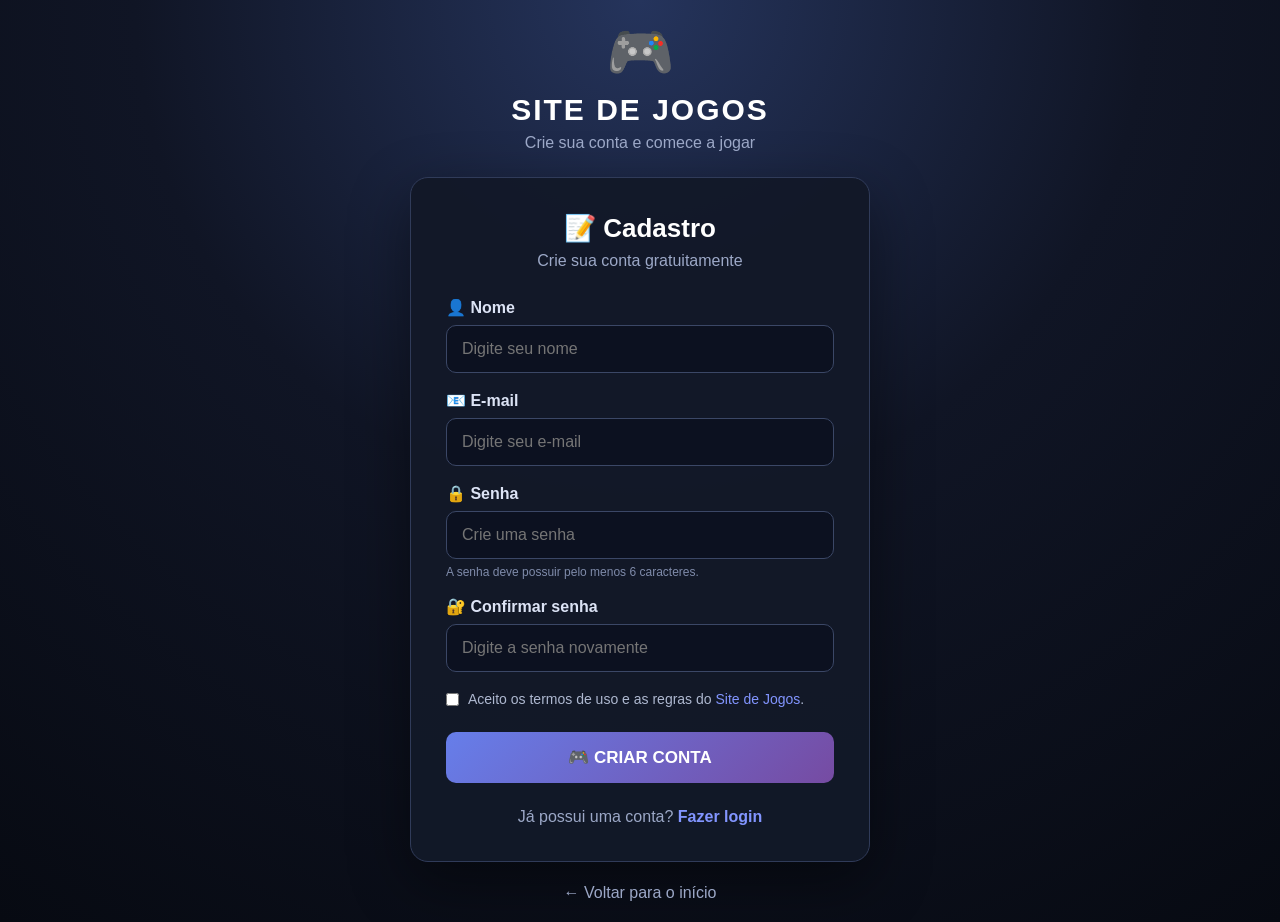
<file: frontend/cadastro.html>
﻿
<!DOCTYPE html>
<html lang="pt-BR">
<head>
    <meta charset="UTF-8">
    <meta name="viewport" content="width=device-width, initial-scale=1.0">
    <title>Cadastro - Site de Jogos</title>

    <style>
        * {
            box-sizing: border-box;
            margin: 0;
            padding: 0;
        }

        body {
            min-height: 100vh;
            font-family: Arial, Helvetica, sans-serif;
            background:
                radial-gradient(circle at top, #25345c 0%, #101525 45%, #070a12 100%);
            color: white;
            display: flex;
            align-items: center;
            justify-content: center;
            padding: 20px;
        }

        .container {
            width: 100%;
            max-width: 460px;
        }

        .logo {
            text-align: center;
            margin-bottom: 25px;
        }

        .logo-icon {
            font-size: 55px;
            margin-bottom: 8px;
        }

        .logo h1 {
            font-size: 30px;
            letter-spacing: 2px;
        }

        .logo p {
            color: #9ca8c7;
            margin-top: 7px;
        }

        .card {
            background: rgba(18, 24, 40, 0.96);
            border: 1px solid #303b59;
            border-radius: 18px;
            padding: 35px;
            box-shadow: 0 20px 60px rgba(0, 0, 0, 0.45);
        }

        .card h2 {
            text-align: center;
            font-size: 26px;
            margin-bottom: 8px;
        }

        .subtitulo {
            text-align: center;
            color: #9ca8c7;
            margin-bottom: 28px;
        }

        .campo {
            margin-bottom: 18px;
        }

        .campo label {
            display: block;
            margin-bottom: 8px;
            color: #dce3f5;
            font-weight: bold;
        }

        .campo input {
            width: 100%;
            padding: 14px 15px;
            border-radius: 10px;
            border: 1px solid #3b4766;
            background: #0c1120;
            color: white;
            font-size: 16px;
            outline: none;
            transition: 0.2s;
        }

        .campo input:focus {
            border-color: #667eea;
            box-shadow: 0 0 0 3px rgba(102, 126, 234, 0.15);
        }

        .senha-info {
            color: #7f8baa;
            font-size: 12px;
            margin-top: 6px;
        }

        .termos {
            display: flex;
            gap: 9px;
            align-items: flex-start;
            color: #aeb8d0;
            font-size: 14px;
            line-height: 1.4;
            margin: 8px 0 22px;
        }

        .termos input {
            margin-top: 3px;
            accent-color: #667eea;
        }

        .termos a {
            color: #8295ff;
            text-decoration: none;
        }

        .termos a:hover {
            text-decoration: underline;
        }

        .btn {
            width: 100%;
            border: none;
            border-radius: 10px;
            padding: 15px;
            font-size: 17px;
            font-weight: bold;
            color: white;
            cursor: pointer;
            background: linear-gradient(135deg, #667eea, #764ba2);
            transition: 0.2s;
        }

        .btn:hover {
            transform: translateY(-2px);
            box-shadow: 0 8px 25px rgba(102, 126, 234, 0.3);
        }

        .btn:disabled {
            opacity: 0.6;
            cursor: not-allowed;
            transform: none;
        }

        .login {
            text-align: center;
            margin-top: 25px;
            color: #9ca8c7;
        }

        .login a {
            color: #8295ff;
            font-weight: bold;
            text-decoration: none;
        }

        .login a:hover {
            text-decoration: underline;
        }

        .voltar {
            display: block;
            text-align: center;
            margin-top: 22px;
            color: #9ca8c7;
            text-decoration: none;
        }

        .voltar:hover {
            color: white;
        }

        .mensagem {
            display: none;
            margin-bottom: 18px;
            padding: 12px;
            border-radius: 8px;
            text-align: center;
        }

        .erro {
            background: #3a1820;
            border: 1px solid #8c3c4d;
            color: #ffb9c4;
        }

        .sucesso {
            background: #173522;
            border: 1px solid #39734d;
            color: #b9f3c9;
        }

        @media (max-width: 500px) {
            .card {
                padding: 25px 20px;
            }

            .logo h1 {
                font-size: 25px;
            }
        }
    </style>
</head>

<body>

    <div class="container">

        <div class="logo">
            <div class="logo-icon">🎮</div>
            <h1>SITE DE JOGOS</h1>
            <p>Crie sua conta e comece a jogar</p>
        </div>

        <div class="card">

            <h2>📝 Cadastro</h2>
            <p class="subtitulo">Crie sua conta gratuitamente</p>

            <div id="mensagem" class="mensagem" role="alert"></div>

            <form id="formCadastro">

                <div class="campo">
                    <label for="nome">👤 Nome</label>
                    <input
                        type="text"
                        id="nome"
                        name="nome"
                        placeholder="Digite seu nome"
                        minlength="3"
                        required
                    >
                </div>

                <div class="campo">
                    <label for="email">📧 E-mail</label>
                    <input
                        type="email"
                        id="email"
                        name="email"
                        placeholder="Digite seu e-mail"
                        required
                    >
                </div>

                <div class="campo">
                    <label for="senha">🔒 Senha</label>
                    <input
                        type="password"
                        id="senha"
                        name="senha"
                        placeholder="Crie uma senha"
                        minlength="6"
                        required
                    >
                    <div class="senha-info">
                        A senha deve possuir pelo menos 6 caracteres.
                    </div>
                </div>

                <div class="campo">
                    <label for="confirmarSenha">🔐 Confirmar senha</label>
                    <input
                        type="password"
                        id="confirmarSenha"
                        name="confirmarSenha"
                        placeholder="Digite a senha novamente"
                        minlength="6"
                        required
                    >
                </div>

                <label class="termos">
                    <input type="checkbox" id="termos" required>
                    <span>
                        Aceito os termos de uso e as regras do
                        <a href="#">Site de Jogos</a>.
                    </span>
                </label>

                <button type="submit" class="btn" id="btnCadastro">
                    🎮 CRIAR CONTA
                </button>

            </form>

            <div class="login">
                Já possui uma conta?
                <a href="login.html">Fazer login</a>
            </div>

        </div>

        <a href="index.html" class="voltar">
            ← Voltar para o início
        </a>

    </div>

    <script>
        // Endereço do backend Flask
        const API_CADASTRO = "http://127.0.0.1:5000/api/auth/cadastro";

        const formulario = document.getElementById("formCadastro");
        const mensagem = document.getElementById("mensagem");
        const botao = document.getElementById("btnCadastro");

        function mostrarMensagem(texto, tipo) {
            mensagem.style.display = "block";
            mensagem.className = "mensagem " + tipo;
            mensagem.textContent = texto;
        }

        formulario.addEventListener("submit", async function(event) {
            event.preventDefault();

            const nome = document.getElementById("nome").value.trim();
            const email = document.getElementById("email").value.trim();
            const senha = document.getElementById("senha").value;
            const confirmarSenha = document.getElementById("confirmarSenha").value;
            const aceitouTermos = document.getElementById("termos").checked;

            mensagem.style.display = "none";

            // Validação dos campos
            if (nome.length < 3) {
                mostrarMensagem(
                    "O nome deve possuir pelo menos 3 caracteres.",
                    "erro"
                );
                return;
            }

            if (senha.length < 6) {
                mostrarMensagem(
                    "A senha deve possuir pelo menos 6 caracteres.",
                    "erro"
                );
                return;
            }

            if (senha !== confirmarSenha) {
                mostrarMensagem(
                    "As senhas não são iguais.",
                    "erro"
                );
                return;
            }

            if (!aceitouTermos) {
                mostrarMensagem(
                    "Você precisa aceitar os termos de uso.",
                    "erro"
                );
                return;
            }

            // Evita vários envios ao mesmo tempo
            botao.disabled = true;
            botao.textContent = "AGUARDE...";

            try {
                // Envia os dados verdadeiros para o Flask
                const resposta = await fetch(API_CADASTRO, {
                    method: "POST",
                    headers: {
                        "Content-Type": "application/json"
                    },
                    credentials: "include",
                    body: JSON.stringify({
                        nome: nome,
                        email: email,
                        senha: senha
                    })
                });

                const dados = await resposta.json();

                if (!resposta.ok || !dados.sucesso) {
                    mostrarMensagem(
                        dados.mensagem || "Não foi possível realizar o cadastro.",
                        "erro"
                    );
                    return;
                }

                mostrarMensagem(
                    "Cadastro realizado com sucesso! Seus dados foram enviados ao banco de dados.",
                    "sucesso"
                );

                formulario.reset();

                // Aguarda um pouco e segue para a página inicial
                setTimeout(function() {
                    window.location.href = "index.html";
                }, 1800);

            } catch (erro) {
                console.error("Erro no cadastro:", erro);

                mostrarMensagem(
                    "Não foi possível conectar ao servidor. Verifique se o backend Flask está funcionando.",
                    "erro"
                );

            } finally {
                botao.disabled = false;
                botao.textContent = "🎮 CRIAR CONTA";
            }
        });
    </script>

</body>
</html>
</file>
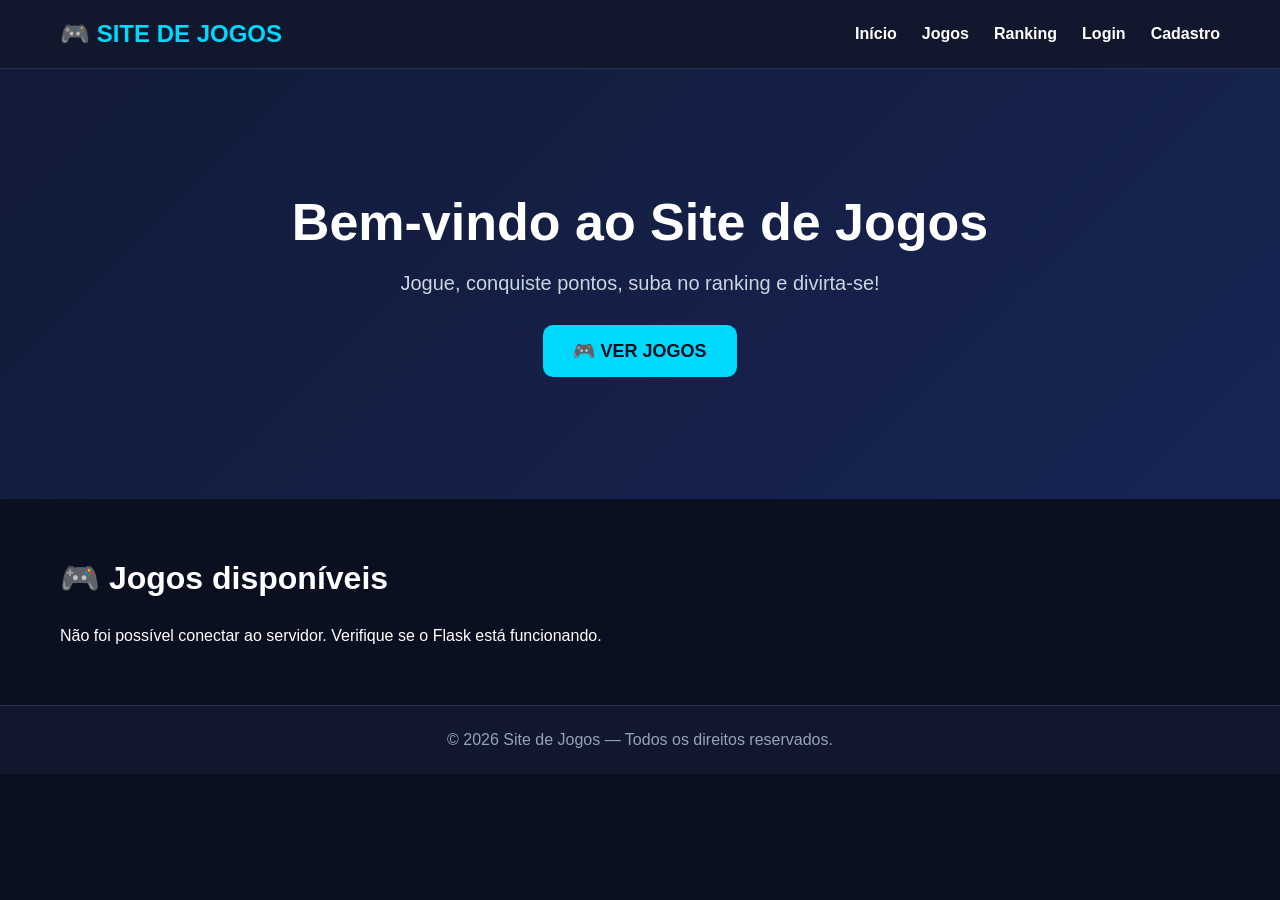
<file: frontend/index.backup.html>
﻿<!DOCTYPE html>
<html lang="pt-BR">
<head>
    <meta charset="UTF-8">
    <meta name="viewport" content="width=device-width, initial-scale=1.0">
    <title>Site de Jogos</title>
    <link rel="stylesheet" href="css/style.css">
</head>

<body>

    <header class="cabecalho">
        <div class="logo">
            🎮 SITE DE JOGOS
        </div>

        <nav class="menu">
            <a href="index.html">Início</a>
            <a href="jogos.html">Jogos</a>
            <a href="ranking.html">Ranking</a>
            <a href="login.html">Login</a>
            <a href="cadastro.html">Cadastro</a>
        </nav>
    </header>

    <main>

        <section class="hero">
            <h1>Bem-vindo ao Site de Jogos</h1>

            <p>
                Jogue, conquiste pontos, suba no ranking
                e divirta-se!
            </p>

            <a href="jogos.html" class="botao">
                🎮 VER JOGOS
            </a>
        </section>

        <section class="jogos-section">

            <h2>🎮 Jogos disponíveis</h2>

            <div id="lista-jogos" class="lista-jogos">
                <p>Carregando jogos...</p>
            </div>

        </section>

    </main>

    <footer>
        <p>© 2026 Site de Jogos — Todos os direitos reservados.</p>
    </footer>

    <script src="js/app.js"></script>

</body>
</html>
</file>
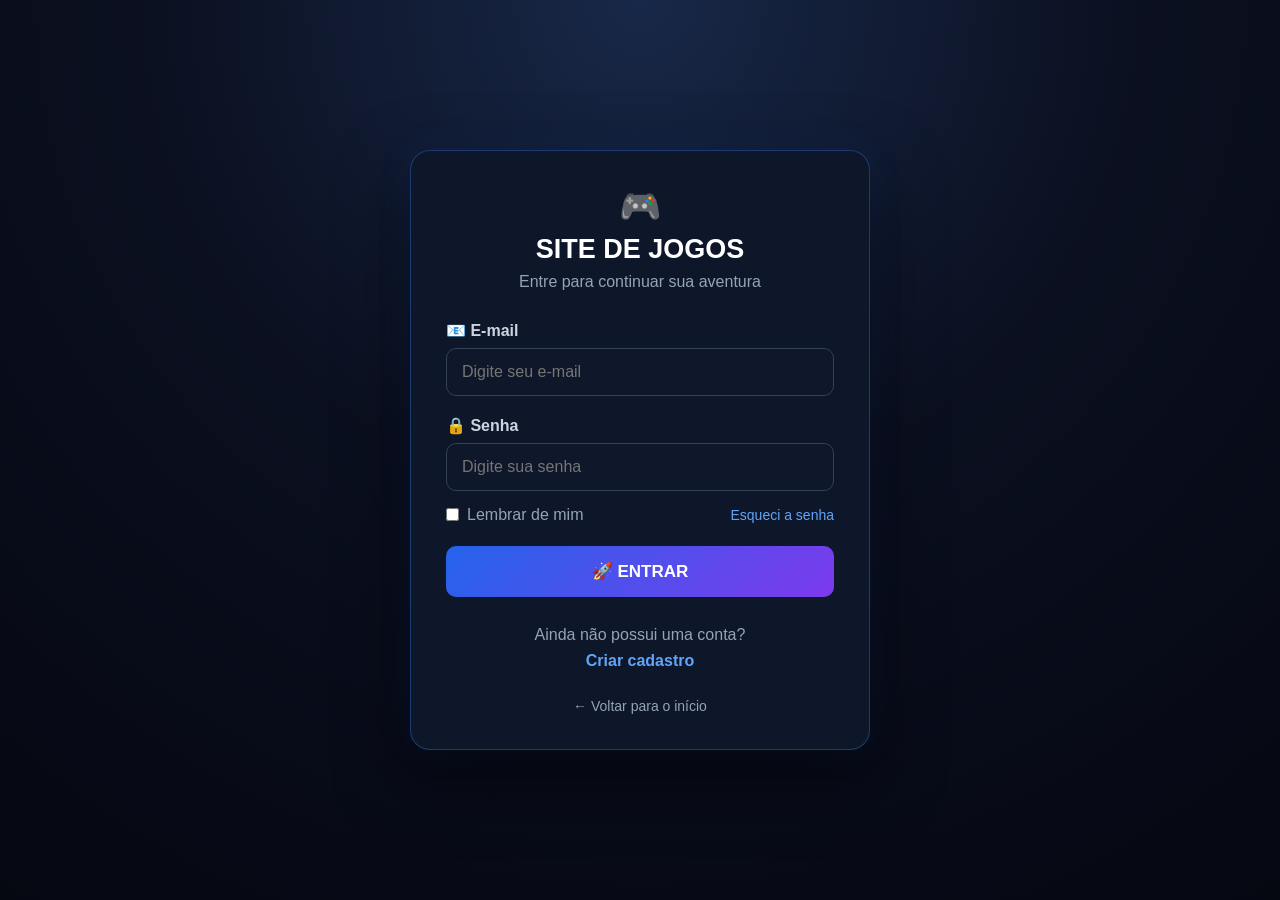
<file: frontend/login.html>
﻿
<!DOCTYPE html>
<html lang="pt-BR">

<head>
    <meta charset="UTF-8">
    <meta name="viewport" content="width=device-width, initial-scale=1.0">
    <title>Login - Site de Jogos</title>

    <style>
        * {
            box-sizing: border-box;
            margin: 0;
            padding: 0;
        }

        body {
            min-height: 100vh;
            font-family: Arial, Helvetica, sans-serif;
            background: radial-gradient(circle at top, #182848 0%, #0b1020 45%, #050711 100%);
            color: #ffffff;
            display: flex;
            align-items: center;
            justify-content: center;
            padding: 30px;
        }

        .container {
            width: 100%;
            max-width: 460px;
            background: rgba(15, 23, 42, 0.96);
            border: 1px solid rgba(59, 130, 246, 0.35);
            border-radius: 20px;
            padding: 35px;
            box-shadow: 0 25px 70px rgba(0, 0, 0, 0.55),
                        0 0 35px rgba(37, 99, 235, 0.12);
        }

        .logo {
            text-align: center;
            font-size: 34px;
            margin-bottom: 8px;
        }

        h1 {
            text-align: center;
            font-size: 27px;
            margin-bottom: 8px;
        }

        .subtitulo {
            text-align: center;
            color: #94a3b8;
            margin-bottom: 30px;
        }

        label {
            display: block;
            margin-bottom: 8px;
            color: #cbd5e1;
            font-weight: bold;
        }

        input {
            width: 100%;
            padding: 14px 15px;
            margin-bottom: 20px;
            border-radius: 10px;
            border: 1px solid #334155;
            background: #0f172a;
            color: white;
            font-size: 16px;
            outline: none;
            transition: 0.2s;
        }

        input:focus {
            border-color: #3b82f6;
            box-shadow: 0 0 0 3px rgba(59, 130, 246, 0.12);
        }

        .lembrar {
            display: flex;
            align-items: center;
            justify-content: space-between;
            gap: 10px;
            margin-top: -5px;
            margin-bottom: 22px;
        }

        .lembrar label {
            display: flex;
            align-items: center;
            gap: 8px;
            margin: 0;
            font-weight: normal;
            color: #94a3b8;
        }

        .lembrar input {
            width: auto;
            margin: 0;
        }

        .esqueci {
            color: #60a5fa;
            text-decoration: none;
            font-size: 14px;
        }

        .esqueci:hover {
            text-decoration: underline;
        }

        button {
            width: 100%;
            padding: 15px;
            border: none;
            border-radius: 10px;
            background: linear-gradient(135deg, #2563eb, #7c3aed);
            color: white;
            font-size: 17px;
            font-weight: bold;
            cursor: pointer;
            transition: 0.2s;
        }

        button:hover {
            transform: translateY(-2px);
            box-shadow: 0 10px 30px rgba(37, 99, 235, 0.35);
        }

        button:disabled {
            opacity: 0.7;
            cursor: wait;
            transform: none;
        }

        .mensagem {
            display: none;
            padding: 12px 15px;
            margin-bottom: 20px;
            border-radius: 10px;
            font-size: 14px;
            line-height: 1.5;
        }

        .mensagem.erro {
            display: block;
            background: rgba(127, 29, 29, 0.3);
            border: 1px solid #ef4444;
            color: #fecaca;
        }

        .mensagem.sucesso {
            display: block;
            background: rgba(20, 83, 45, 0.3);
            border: 1px solid #22c55e;
            color: #bbf7d0;
        }

        .cadastro {
            text-align: center;
            color: #94a3b8;
            margin-top: 25px;
            line-height: 1.6;
        }

        .cadastro a {
            color: #60a5fa;
            font-weight: bold;
            text-decoration: none;
        }

        .cadastro a:hover {
            text-decoration: underline;
        }

        .voltar {
            display: block;
            text-align: center;
            margin-top: 25px;
            color: #94a3b8;
            text-decoration: none;
            font-size: 14px;
        }

        .voltar:hover {
            color: white;
        }
    </style>
</head>

<body>

    <main class="container">

        <div class="logo">🎮</div>

        <h1>SITE DE JOGOS</h1>

        <p class="subtitulo">
            Entre para continuar sua aventura
        </p>

        <div id="mensagem" class="mensagem" role="alert"></div>

        <form id="formLogin">

            <label for="email">📧 E-mail</label>

            <input
                type="email"
                id="email"
                name="email"
                placeholder="Digite seu e-mail"
                autocomplete="email"
                required
            >

            <label for="senha">🔒 Senha</label>

            <input
                type="password"
                id="senha"
                name="senha"
                placeholder="Digite sua senha"
                autocomplete="current-password"
                required
            >

            <div class="lembrar">

                <label>
                    <input type="checkbox" id="lembrar">
                    Lembrar de mim
                </label>

                <a href="#" class="esqueci" id="linkEsqueci">
                    Esqueci a senha
                </a>

            </div>

            <button type="submit" id="botaoEntrar">
                🚀 ENTRAR
            </button>

        </form>

        <div class="cadastro">
            Ainda não possui uma conta?
            <br>
            <a href="cadastro.html">Criar cadastro</a>
        </div>

        <a href="index.html" class="voltar">
            ← Voltar para o início
        </a>

    </main>

    <script>
        const API_AUTH = "http://127.0.0.1:5000/api/auth";

        const formLogin = document.getElementById("formLogin");
        const mensagem = document.getElementById("mensagem");
        const botaoEntrar = document.getElementById("botaoEntrar");

        function mostrarMensagem(texto, tipo) {
            mensagem.textContent = texto;
            mensagem.className = "mensagem " + tipo;
        }

        function esconderMensagem() {
            mensagem.textContent = "";
            mensagem.className = "mensagem";
        }

        // Impede redirecionamentos para endereços externos.
        function obterDestinoSeguro() {
            const parametros = new URLSearchParams(
                window.location.search
            );

            const destino = parametros.get("redirect");

            if (!destino) {
                return "jogos.html";
            }

            // Aceita somente nomes de páginas locais.
            if (
                destino.includes("://") ||
                destino.startsWith("//") ||
                destino.includes("/") ||
                destino.includes("\\")
            ) {
                return "jogos.html";
            }

            return destino;
        }

        formLogin.addEventListener("submit", async function(evento) {

            evento.preventDefault();
            esconderMensagem();

            const email = document.getElementById("email").value.trim();
            const senha = document.getElementById("senha").value;

            if (!email || !senha) {
                mostrarMensagem(
                    "Preencha o e-mail e a senha.",
                    "erro"
                );
                return;
            }

            botaoEntrar.disabled = true;
            botaoEntrar.textContent = "⏳ ENTRANDO...";

            try {

                const resposta = await fetch(
                    `${API_AUTH}/login`,
                    {
                        method: "POST",
                        headers: {
                            "Content-Type": "application/json"
                        },
                        credentials: "include",
                        body: JSON.stringify({
                            email: email,
                            senha: senha
                        })
                    }
                );

                const dados = await resposta.json();

                if (!resposta.ok || dados.sucesso !== true) {

                    mostrarMensagem(
                        dados.mensagem || "E-mail ou senha incorretos.",
                        "erro"
                    );

                    return;
                }

                mostrarMensagem(
                    "Login realizado com sucesso! Bem-vindo ao Site de Jogos.",
                    "sucesso"
                );

                // Confirma que a sessão foi criada.
                const verificacao = await fetch(
                    `${API_AUTH}/verificar`,
                    {
                        method: "GET",
                        credentials: "include"
                    }
                );

                const sessao = await verificacao.json();

                if (!verificacao.ok || sessao.logado !== true) {
                    mostrarMensagem(
                        "Login aceito, mas não foi possível confirmar a sessão. Verifique a configuração do Flask.",
                        "erro"
                    );
                    return;
                }

                setTimeout(function() {
                    window.location.href = obterDestinoSeguro();
                }, 800);

            } catch (erro) {

                console.error("Erro no login:", erro);

                mostrarMensagem(
                    "Não foi possível conectar ao servidor. Verifique se o Flask está funcionando em http://127.0.0.1:5000.",
                    "erro"
                );

            } finally {

                botaoEntrar.disabled = false;
                botaoEntrar.textContent = "🚀 ENTRAR";

            }

        });

        document.getElementById("linkEsqueci").addEventListener(
            "click",
            function(evento) {
                evento.preventDefault();

                mostrarMensagem(
                    "A recuperação de senha ainda não está configurada.",
                    "erro"
                );
            }
        );
    </script>

</body>
</html>
</file>
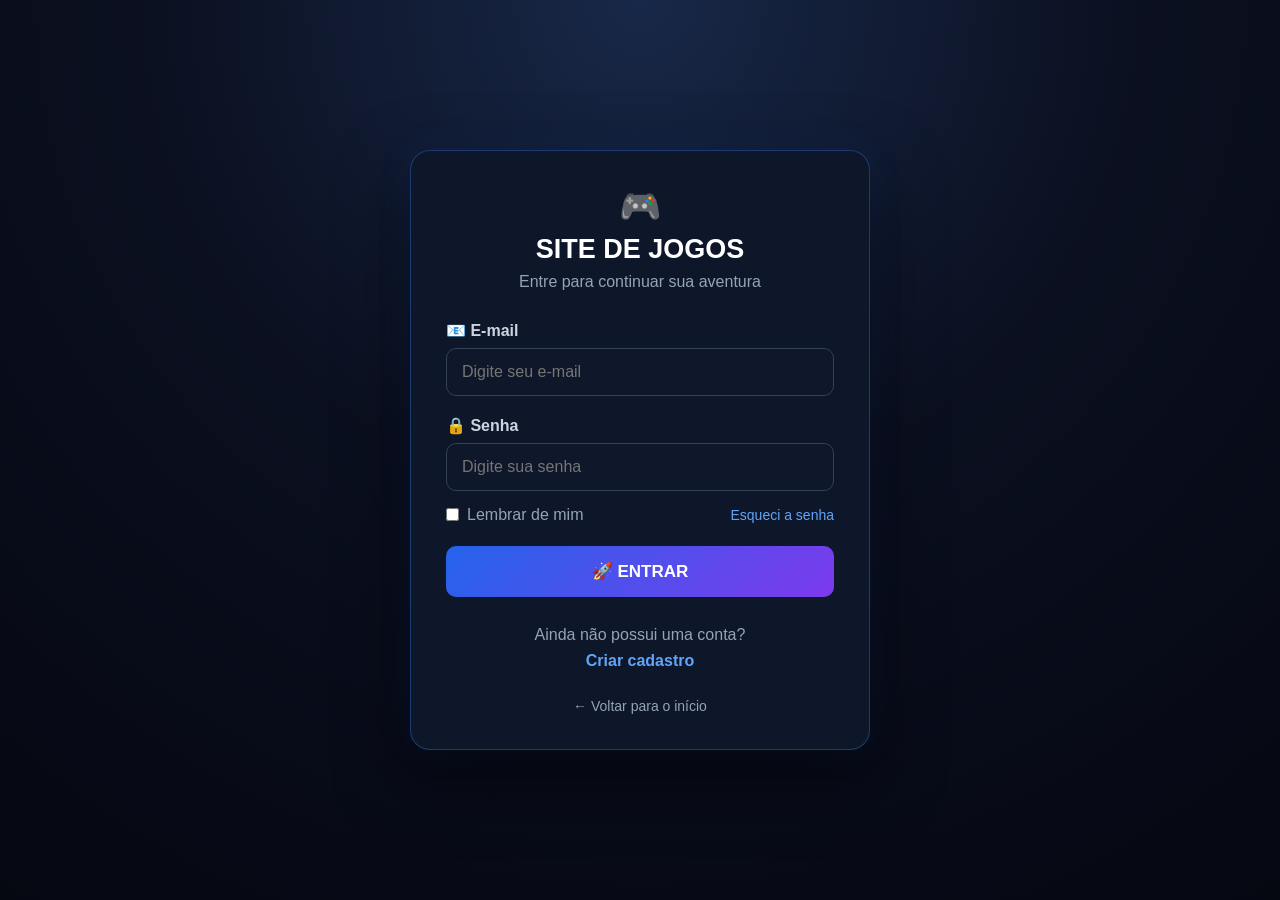
<file: frontend/minha-conta.html>
﻿<!DOCTYPE html>
<html lang="pt-BR">

<head>
    <meta charset="UTF-8">
    <meta name="viewport" content="width=device-width, initial-scale=1.0">

    <title>Minha Conta - Site de Jogos</title>

    <style>
        * {
            box-sizing: border-box;
            margin: 0;
            padding: 0;
        }

        body {
            min-height: 100vh;
            font-family: Arial, Helvetica, sans-serif;
            background:
                radial-gradient(circle at top, #182848 0%, #0b1020 45%, #05070d 100%);
            color: #ffffff;
        }

        header {
            padding: 20px;
            background: rgba(5, 8, 18, 0.95);
            border-bottom: 1px solid rgba(255, 255, 255, 0.1);
        }

        nav {
            max-width: 1100px;
            margin: auto;
            display: flex;
            justify-content: center;
            align-items: center;
            gap: 12px;
            flex-wrap: wrap;
        }

        nav a {
            color: #ffffff;
            text-decoration: none;
            padding: 10px 16px;
            border-radius: 8px;
            background: rgba(255, 255, 255, 0.06);
            transition: 0.2s;
        }

        nav a:hover {
            background: rgba(0, 180, 255, 0.2);
            transform: translateY(-2px);
        }

        main {
            width: min(900px, 92%);
            margin: 50px auto;
        }

        .titulo {
            text-align: center;
            margin-bottom: 30px;
        }

        .titulo h1 {
            font-size: 38px;
            margin-bottom: 10px;
        }

        .titulo p {
            color: #aab4c8;
        }

        .conta {
            background: rgba(15, 22, 40, 0.92);
            border: 1px solid rgba(255, 255, 255, 0.1);
            border-radius: 18px;
            padding: 30px;
            box-shadow: 0 20px 60px rgba(0, 0, 0, 0.35);
        }

        .usuario {
            text-align: center;
            margin-bottom: 30px;
        }

        .avatar {
            width: 90px;
            height: 90px;
            margin: 0 auto 15px;
            display: flex;
            align-items: center;
            justify-content: center;
            border-radius: 50%;
            background: linear-gradient(135deg, #1769ff, #7c3aed);
            font-size: 42px;
        }

        .usuario h2 {
            font-size: 28px;
            margin-bottom: 6px;
        }

        .usuario p {
            color: #9ca8bd;
        }

        .dados {
            display: grid;
            grid-template-columns: repeat(2, 1fr);
            gap: 18px;
        }

        .card {
            padding: 22px;
            border-radius: 14px;
            background: rgba(255, 255, 255, 0.05);
            border: 1px solid rgba(255, 255, 255, 0.08);
        }

        .card .icone {
            font-size: 28px;
            margin-bottom: 10px;
        }

        .card .label {
            color: #9ca8bd;
            font-size: 14px;
            margin-bottom: 7px;
        }

        .card .valor {
            font-size: 24px;
            font-weight: bold;
        }

        .acoes {
            display: flex;
            justify-content: center;
            gap: 15px;
            margin-top: 30px;
            flex-wrap: wrap;
        }

        .botao {
            border: none;
            text-decoration: none;
            cursor: pointer;
            padding: 14px 25px;
            border-radius: 10px;
            font-size: 16px;
            font-weight: bold;
            color: #ffffff;
            transition: 0.2s;
        }

        .botao:hover {
            transform: translateY(-2px);
        }

        .jogar {
            background: linear-gradient(135deg, #00a86b, #00c878);
        }

        .sair {
            background: linear-gradient(135deg, #b91c1c, #ef4444);
        }

        .carregando {
            text-align: center;
            padding: 50px;
            color: #aab4c8;
        }

        .erro {
            text-align: center;
            padding: 30px;
            color: #ff7777;
        }

        @media (max-width: 650px) {
            .dados {
                grid-template-columns: 1fr;
            }

            .titulo h1 {
                font-size: 30px;
            }

            nav {
                gap: 6px;
            }

            nav a {
                padding: 8px 10px;
                font-size: 14px;
            }
        }
    </style>
</head>

<body>

    <header>
        <nav>
            <a href="index.html">🏠 Início</a>
            <a href="jogos.html">🎮 Jogos</a>
            <a href="ranking.html">🏆 Ranking</a>
        </nav>
    </header>

    <main>

        <section class="titulo">
            <h1>👤 Minha Conta</h1>
            <p>Informações do seu perfil e desempenho nos jogos.</p>
        </section>

        <section class="conta">

            <div id="conteudo">
                <div class="carregando">
                    ⏳ Carregando informações...
                </div>
            </div>

        </section>

    </main>

    <script src="js/auth.js"></script>

    <script>

        const API = "http://127.0.0.1:5000";

        async function carregarConta() {

            try {

                const usuario = await carregarUsuario();

                if (!usuario) {

                    const pagina =
                        "minha-conta.html";

                    window.location.href =
                        `login.html?redirect=${encodeURIComponent(pagina)}`;

                    return;
                }

                const respostaRanking =
                    await fetch(`${API}/api/ranking`);

                if (!respostaRanking.ok) {
                    throw new Error("Erro ao carregar ranking.");
                }

                const ranking =
                    await respostaRanking.json();

                const indice =
                    ranking.findIndex(
                        jogador =>
                            Number(jogador.id) === Number(usuario.id)
                    );

                let posicao = "Não classificado";
                let pontuacao = 0;

                if (indice !== -1) {

                    posicao = `${indice + 1}º`;

                    pontuacao =
                        Number(ranking[indice].pontuacao || 0);
                }

                document.getElementById("conteudo").innerHTML = `

                    <div class="usuario">

                        <div class="avatar">
                            👤
                        </div>

                        <h2>${escaparHTML(usuario.nome)}</h2>

                        <p>
                            ${escaparHTML(usuario.email)}
                        </p>

                    </div>

                    <div class="dados">

                        <div class="card">

                            <div class="icone">
                                👤
                            </div>

                            <div class="label">
                                Nome
                            </div>

                            <div class="valor">
                                ${escaparHTML(usuario.nome)}
                            </div>

                        </div>

                        <div class="card">

                            <div class="icone">
                                📧
                            </div>

                            <div class="label">
                                E-mail
                            </div>

                            <div class="valor"
                                 style="font-size: 18px; word-break: break-word;">
                                ${escaparHTML(usuario.email)}
                            </div>

                        </div>

                        <div class="card">

                            <div class="icone">
                                🏆
                            </div>

                            <div class="label">
                                Pontuação
                            </div>

                            <div class="valor">
                                ${pontuacao}
                            </div>

                        </div>

                        <div class="card">

                            <div class="icone">
                                🥇
                            </div>

                            <div class="label">
                                Posição no Ranking
                            </div>

                            <div class="valor">
                                ${posicao}
                            </div>

                        </div>

                    </div>

                    <div class="acoes">

                        <a
                            class="botao jogar"
                            href="jogos.html">
                            🎮 JOGAR
                        </a>

                        <button
                            class="botao sair"
                            onclick="sair()">
                            🚪 SAIR
                        </button>

                    </div>
                `;

            } catch (erro) {

                console.error(
                    "Erro ao carregar conta:",
                    erro
                );

                document.getElementById("conteudo").innerHTML = `

                    <div class="erro">

                        ❌ Não foi possível carregar
                        os dados da conta.

                        <br><br>

                        Verifique se o Flask está
                        funcionando em:

                        <br>

                        http://127.0.0.1:5000

                    </div>

                `;
            }
        }


        function escaparHTML(valor) {

            const div =
                document.createElement("div");

            div.textContent =
                valor ?? "";

            return div.innerHTML;
        }


        carregarConta();

    </script>

    <script src="js/menu.js"></script>

</body>

</html>
</file>
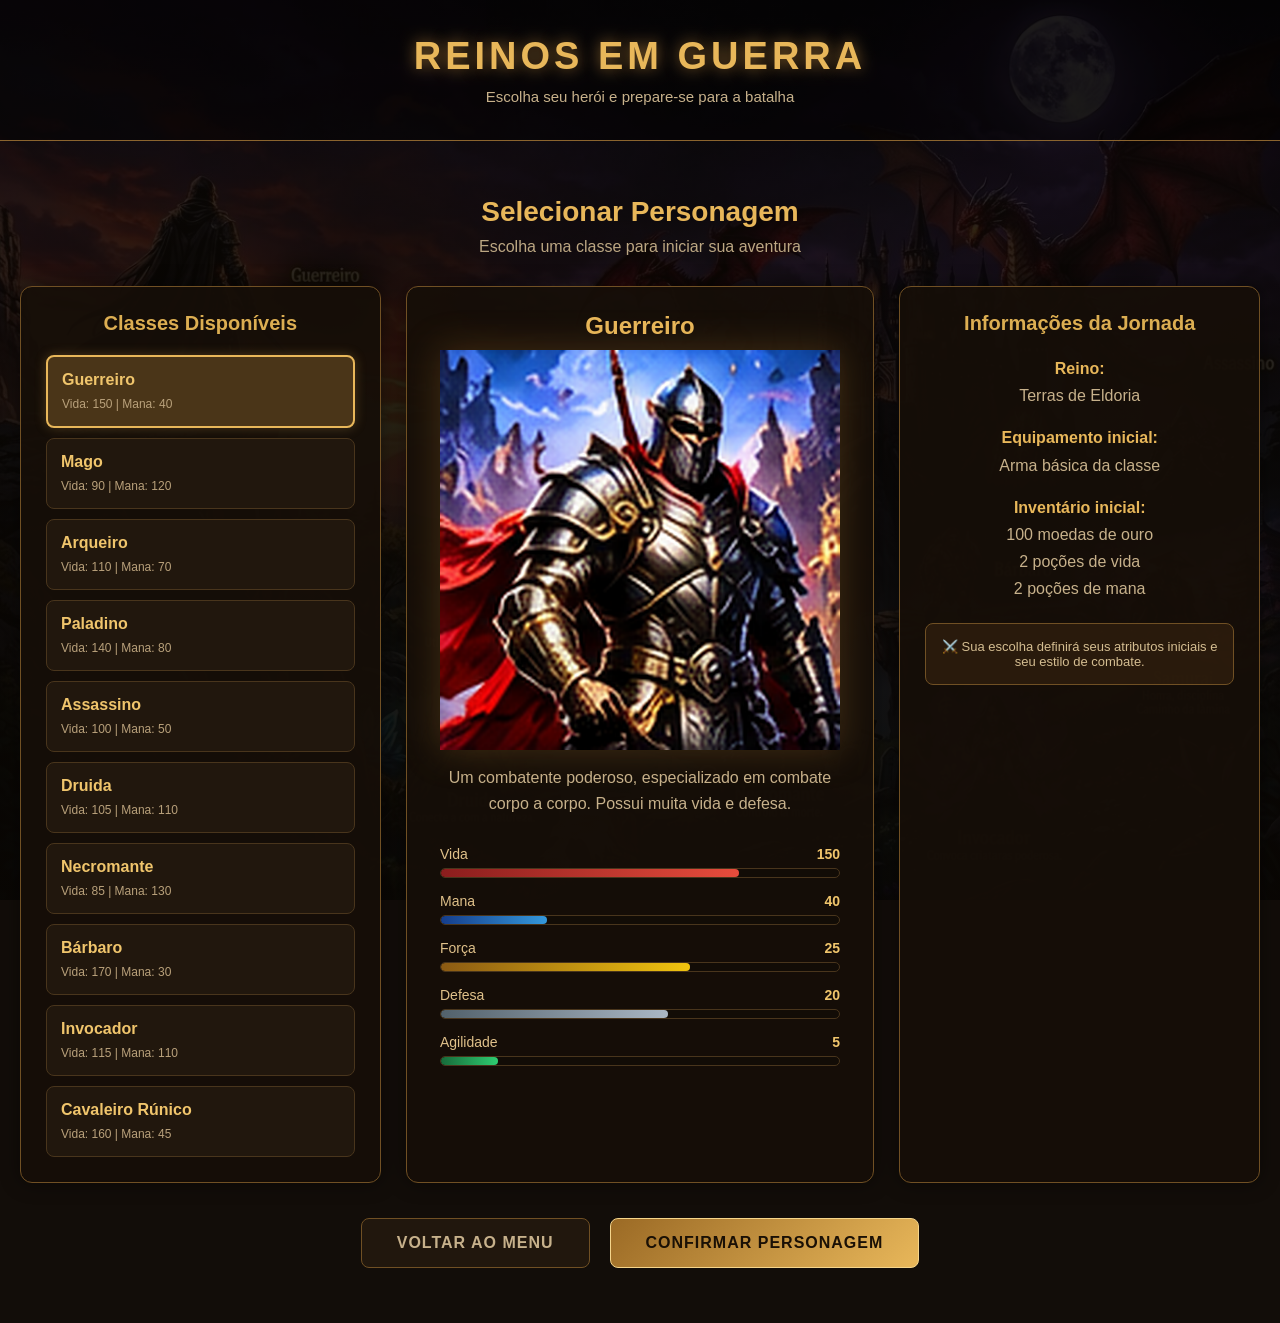
<file: frontend/personagem.html>
<!DOCTYPE html>
<html lang="pt-BR">
<head>
    <meta charset="UTF-8">
    <meta name="viewport" content="width=device-width, initial-scale=1.0">
    <title>Selecionar Personagem | Reinos em Guerra</title>

    <style>
        * {
            margin: 0;
            padding: 0;
            box-sizing: border-box;
        }

        body {
            font-family: Arial, Helvetica, sans-serif;
            color: #f5e6c8;
            background: #120d09;
            min-height: 100vh;
        }

        .fundo {
            position: fixed;
            inset: 0;
            background:
                linear-gradient(
                    rgba(10, 7, 4, 0.82),
                    rgba(10, 7, 4, 0.94)
                ),
                url("img/banner-reinos.jpg");
            background-size: cover;
            background-position: center;
            z-index: -1;
        }

        header {
            text-align: center;
            padding: 35px 20px;
            border-bottom: 1px solid #8b642e;
            background: rgba(0, 0, 0, 0.45);
        }

        header h1 {
            font-size: 38px;
            color: #e8b75a;
            text-transform: uppercase;
            letter-spacing: 4px;
            text-shadow: 0 0 15px #8b642e;
        }

        header p {
            margin-top: 10px;
            color: #c7b18b;
            font-size: 15px;
        }

        .container {
            max-width: 1400px;
            margin: 35px auto;
            padding: 20px;
        }

        .titulo-selecao {
            text-align: center;
            margin-bottom: 30px;
        }

        .titulo-selecao h2 {
            font-size: 28px;
            color: #e8b75a;
            margin-bottom: 10px;
        }

        .titulo-selecao p {
            color: #bca783;
        }

        .painel {
            display: grid;
            grid-template-columns: 1fr 1.3fr 1fr;
            gap: 25px;
            align-items: stretch;
        }

        .caixa {
            background: rgba(22, 15, 8, 0.93);
            border: 1px solid #705024;
            border-radius: 12px;
            padding: 25px;
            box-shadow: 0 0 20px rgba(0, 0, 0, 0.45);
        }

        .caixa h3 {
            color: #dcae52;
            margin-bottom: 20px;
            font-size: 20px;
            text-align: center;
        }

        .lista-classes {
            display: flex;
            flex-direction: column;
            gap: 10px;
        }

        .classe {
            padding: 14px;
            background: #21170d;
            border: 1px solid #49351c;
            border-radius: 8px;
            cursor: pointer;
            transition: 0.25s;
            color: #e5d2ad;
        }

        .classe:hover {
            background: #382712;
            border-color: #d6a348;
            transform: translateX(4px);
        }

        .classe.selecionada {
            background: #4a3518;
            border: 2px solid #e8b75a;
            box-shadow: 0 0 12px rgba(232, 183, 90, 0.25);
        }

        .classe strong {
            display: block;
            color: #f0c56c;
            font-size: 16px;
            margin-bottom: 5px;
        }

        .classe span {
            font-size: 12px;
            color: #b9a17b;
        }

        .visual-personagem {
            text-align: center;
            display: flex;
            flex-direction: column;
            align-items: center;
        }

        .visual-personagem h3 {
            font-size: 24px;
            color: #e8b75a;
            margin-bottom: 10px;
        }

        .imagem-personagem {
            width: 100%;
            max-width: 420px;
            height: 400px;
            object-fit: contain;
            filter: drop-shadow(0 0 18px rgba(207, 145, 50, 0.25));
            transition: 0.3s;
        }

        .descricao {
            max-width: 400px;
            line-height: 1.6;
            color: #c7b18b;
            margin: 15px 0;
        }

        .atributos {
            width: 100%;
            max-width: 400px;
            margin-top: 15px;
        }

        .atributo {
            margin-bottom: 15px;
            text-align: left;
        }

        .atributo-topo {
            display: flex;
            justify-content: space-between;
            margin-bottom: 6px;
            font-size: 14px;
        }

        .atributo-topo span:first-child {
            color: #e0c18a;
        }

        .atributo-topo span:last-child {
            color: #f0c56c;
            font-weight: bold;
        }

        .barra {
            height: 10px;
            background: #120c06;
            border: 1px solid #49351c;
            border-radius: 10px;
            overflow: hidden;
        }

        .barra-preenchimento {
            height: 100%;
            border-radius: 10px;
            transition: width 0.4s;
        }

        .vida {
            background: linear-gradient(90deg, #8b1d1d, #e74c3c);
        }

        .mana {
            background: linear-gradient(90deg, #153d8b, #3498db);
        }

        .forca {
            background: linear-gradient(90deg, #8b5a13, #f1c40f);
        }

        .defesa {
            background: linear-gradient(90deg, #52616b, #aab7c4);
        }

        .agilidade {
            background: linear-gradient(90deg, #176b3a, #2ecc71);
        }

        .informacoes {
            text-align: center;
        }

        .informacoes p {
            color: #c7b18b;
            line-height: 1.7;
            margin-bottom: 15px;
        }

        .informacoes strong {
            color: #e8b75a;
        }

        .aviso {
            background: rgba(80, 54, 20, 0.35);
            border: 1px solid #705024;
            border-radius: 8px;
            padding: 15px;
            margin-top: 20px;
            font-size: 13px;
            color: #d4bd91;
        }

        .acoes {
            display: flex;
            justify-content: center;
            gap: 20px;
            margin-top: 35px;
            flex-wrap: wrap;
        }

        button {
            padding: 15px 35px;
            font-size: 16px;
            font-weight: bold;
            text-transform: uppercase;
            letter-spacing: 1px;
            border-radius: 8px;
            cursor: pointer;
            transition: 0.25s;
        }

        .btn-voltar {
            background: #21170d;
            color: #c7b18b;
            border: 1px solid #705024;
        }

        .btn-voltar:hover {
            background: #382712;
        }

        .btn-jogar {
            background: linear-gradient(135deg, #9b6a25, #e8b75a);
            color: #1a1005;
            border: 1px solid #f5d58b;
        }

        .btn-jogar:hover {
            transform: translateY(-3px);
            box-shadow: 0 0 20px rgba(232, 183, 90, 0.4);
        }

        .btn-jogar:disabled {
            opacity: 0.5;
            cursor: not-allowed;
            transform: none;
            box-shadow: none;
        }

        @media (max-width: 1000px) {
            .painel {
                grid-template-columns: 1fr 1fr;
            }

            .visual-personagem {
                grid-column: 1 / -1;
                grid-row: 1;
            }
        }

        @media (max-width: 650px) {
            header h1 {
                font-size: 25px;
            }

            .painel {
                grid-template-columns: 1fr;
            }

            .visual-personagem {
                grid-column: auto;
            }

            .imagem-personagem {
                height: 300px;
            }

            .caixa {
                padding: 18px;
            }

            button {
                width: 100%;
            }
        }
    </style>
</head>

<body>

    <div class="fundo"></div>

    <header>
        <h1>Reinos em Guerra</h1>
        <p>Escolha seu herói e prepare-se para a batalha</p>
    </header>

    <main class="container">

        <div class="titulo-selecao">
            <h2>Selecionar Personagem</h2>
            <p>Escolha uma classe para iniciar sua aventura</p>
        </div>

        <div class="painel">

            <section class="caixa">
                <h3>Classes Disponíveis</h3>
                <div class="lista-classes" id="listaClasses"></div>
            </section>

            <section class="caixa visual-personagem">

                <h3 id="nomePersonagem">Guerreiro</h3>

                <img
                    id="imagemPersonagem"
                    class="imagem-personagem"
                    src="img/classes/guerreiro.png"
                    alt="Personagem selecionado"
                >

                <p class="descricao" id="descricaoPersonagem">
                    Um combatente poderoso, especializado em combate corpo a corpo.
                </p>

                <div class="atributos">

                    <div class="atributo">
                        <div class="atributo-topo">
                            <span>Vida</span>
                            <span id="valorVida">150</span>
                        </div>
                        <div class="barra">
                            <div id="barraVida" class="barra-preenchimento vida"></div>
                        </div>
                    </div>

                    <div class="atributo">
                        <div class="atributo-topo">
                            <span>Mana</span>
                            <span id="valorMana">40</span>
                        </div>
                        <div class="barra">
                            <div id="barraMana" class="barra-preenchimento mana"></div>
                        </div>
                    </div>

                    <div class="atributo">
                        <div class="atributo-topo">
                            <span>Força</span>
                            <span id="valorForca">25</span>
                        </div>
                        <div class="barra">
                            <div id="barraForca" class="barra-preenchimento forca"></div>
                        </div>
                    </div>

                    <div class="atributo">
                        <div class="atributo-topo">
                            <span>Defesa</span>
                            <span id="valorDefesa">20</span>
                        </div>
                        <div class="barra">
                            <div id="barraDefesa" class="barra-preenchimento defesa"></div>
                        </div>
                    </div>

                    <div class="atributo">
                        <div class="atributo-topo">
                            <span>Agilidade</span>
                            <span id="valorAgilidade">5</span>
                        </div>
                        <div class="barra">
                            <div id="barraAgilidade" class="barra-preenchimento agilidade"></div>
                        </div>
                    </div>

                </div>
            </section>

            <section class="caixa informacoes">

                <h3>Informações da Jornada</h3>

                <p>
                    <strong>Reino:</strong><br>
                    Terras de Eldoria
                </p>

                <p>
                    <strong>Equipamento inicial:</strong><br>
                    Arma básica da classe
                </p>

                <p>
                    <strong>Inventário inicial:</strong><br>
                    100 moedas de ouro<br>
                    2 poções de vida<br>
                    2 poções de mana
                </p>

                <div class="aviso">
                    ⚔️ Sua escolha definirá seus atributos iniciais e seu estilo de combate.
                </div>

            </section>

        </div>

        <div class="acoes">

            <button class="btn-voltar" onclick="voltarMenu()">
                Voltar ao Menu
            </button>

            <button class="btn-jogar" id="btnJogar" onclick="iniciarJogo()">
                Confirmar Personagem
            </button>

        </div>

    </main>

    <script>
        "use strict";

        // ============================================
        // CLASSES DOS PERSONAGENS
        // ============================================

        const classes = {

            guerreiro: {
                nome: "Guerreiro",
                imagem: "img/classes/guerreiro.png",
                descricao: "Um combatente poderoso, especializado em combate corpo a corpo. Possui muita vida e defesa.",
                vida: 150,
                mana: 40,
                forca: 25,
                defesa: 20,
                agilidade: 5
            },

            mago: {
                nome: "Mago",
                imagem: "img/classes/mago.png",
                descricao: "Um mestre das artes arcanas. Utiliza magias devastadoras e possui grande quantidade de mana.",
                vida: 90,
                mana: 120,
                forca: 30,
                defesa: 8,
                agilidade: 10
            },

            arqueiro: {
                nome: "Arqueiro",
                imagem: "img/classes/arqueiro.png",
                descricao: "Especialista em ataques à distância. Possui grande precisão e agilidade.",
                vida: 110,
                mana: 70,
                forca: 27,
                defesa: 12,
                agilidade: 15
            },

            paladino: {
                nome: "Paladino",
                imagem: "img/classes/paladino.png",
                descricao: "Um guerreiro sagrado que combina força física, resistência e poderes divinos.",
                vida: 140,
                mana: 80,
                forca: 22,
                defesa: 25,
                agilidade: 7
            },

            assassino: {
                nome: "Assassino",
                imagem: "img/classes/assassino.png",
                descricao: "Um combatente das sombras. Especialista em ataques rápidos, furtividade e golpes críticos.",
                vida: 100,
                mana: 50,
                forca: 28,
                defesa: 10,
                agilidade: 30
            },

            druida: {
                nome: "Druida",
                imagem: "img/classes/druida.png",
                descricao: "Protetor da natureza. Utiliza magia natural para curar aliados e controlar os elementos.",
                vida: 105,
                mana: 110,
                forca: 18,
                defesa: 15,
                agilidade: 12
            },

            necromante: {
                nome: "Necromante",
                imagem: "img/classes/necromante.png",
                descricao: "Um mago sombrio que domina os poderes da morte e invoca criaturas das trevas.",
                vida: 85,
                mana: 130,
                forca: 32,
                defesa: 7,
                agilidade: 9
            },

            barbaro: {
                nome: "Bárbaro",
                imagem: "img/classes/barbaro.png",
                descricao: "Um guerreiro selvagem com força extraordinária e resistência impressionante.",
                vida: 170,
                mana: 30,
                forca: 35,
                defesa: 18,
                agilidade: 8
            },

            // MONge SUBSTITUÍDO PELO INVOCADOR

            invocador: {
                nome: "Invocador",
                imagem: "img/classes/monge.png",
                descricao: "Um mestre das invocações arcanas. Conjura criaturas mágicas e controla forças sobrenaturais. Domina espíritos e elementais para derrotar seus inimigos.",
                vida: 115,
                mana: 110,
                forca: 23,
                defesa: 14,
                agilidade: 25
            },

            cavaleiro: {
                nome: "Cavaleiro Rúnico",
                imagem: "img/classes/cavaleiro.png",
                descricao: "Um defensor equipado com armadura pesada e runas ancestrais. Possui excelente defesa e resistência.",
                vida: 160,
                mana: 45,
                forca: 24,
                defesa: 30,
                agilidade: 4
            }
        };

        // ============================================
        // ELEMENTOS DA PÁGINA
        // ============================================

        const listaClasses = document.getElementById("listaClasses");
        const nomePersonagem = document.getElementById("nomePersonagem");
        const imagemPersonagem = document.getElementById("imagemPersonagem");
        const descricaoPersonagem = document.getElementById("descricaoPersonagem");

        let classeSelecionada = "guerreiro";

        // ============================================
        // CARREGAR AS CLASSES NA TELA
        // ============================================

        function carregarClasses() {

            listaClasses.innerHTML = "";

            for (const chave in classes) {

                const personagem = classes[chave];

                const elemento = document.createElement("div");

                elemento.classList.add("classe");

                if (chave === classeSelecionada) {
                    elemento.classList.add("selecionada");
                }

                elemento.setAttribute("role", "button");
                elemento.setAttribute("tabindex", "0");

                elemento.innerHTML = `
                    <strong>${personagem.nome}</strong>
                    <span>Vida: ${personagem.vida} | Mana: ${personagem.mana}</span>
                `;

                elemento.addEventListener("click", function () {
                    selecionarClasse(chave);
                });

                elemento.addEventListener("keydown", function (evento) {
                    if (evento.key === "Enter" || evento.key === " ") {
                        evento.preventDefault();
                        selecionarClasse(chave);
                    }
                });

                listaClasses.appendChild(elemento);
            }
        }

        // ============================================
        // SELECIONAR UMA CLASSE
        // ============================================

        function selecionarClasse(chave) {

            const personagem = classes[chave];

            if (!personagem) {
                console.error("Classe não encontrada:", chave);
                return;
            }

            classeSelecionada = chave;

            nomePersonagem.textContent = personagem.nome;

            imagemPersonagem.onerror = function () {
                this.onerror = null;
                this.alt = "Imagem não encontrada: " + personagem.imagem;
                console.error("Não foi possível carregar a imagem:", personagem.imagem);
            };

            imagemPersonagem.src = personagem.imagem;
            imagemPersonagem.alt = personagem.nome;

            descricaoPersonagem.textContent = personagem.descricao;

            // Valores dos atributos

            document.getElementById("valorVida").textContent = personagem.vida;
            document.getElementById("valorMana").textContent = personagem.mana;
            document.getElementById("valorForca").textContent = personagem.forca;
            document.getElementById("valorDefesa").textContent = personagem.defesa;
            document.getElementById("valorAgilidade").textContent = personagem.agilidade;

            // Barras de atributos

            document.getElementById("barraVida").style.width =
                Math.min(personagem.vida / 200 * 100, 100) + "%";

            document.getElementById("barraMana").style.width =
                Math.min(personagem.mana / 150 * 100, 100) + "%";

            document.getElementById("barraForca").style.width =
                Math.min(personagem.forca / 40 * 100, 100) + "%";

            document.getElementById("barraDefesa").style.width =
                Math.min(personagem.defesa / 35 * 100, 100) + "%";

            document.getElementById("barraAgilidade").style.width =
                Math.min(personagem.agilidade / 35 * 100, 100) + "%";

            carregarClasses();
        }

        // ============================================
        // CONFIRMAR PERSONAGEM E INICIAR JOGO
        // ============================================

        function iniciarJogo() {

            const personagem = classes[classeSelecionada];

            if (!personagem) {
                alert("Selecione uma classe válida.");
                return;
            }

            const dadosPersonagem = {

                nome: personagem.nome,

                classe: classeSelecionada,

                imagem: personagem.imagem,

                modelo3D: classeSelecionada === "cavaleiro"
                    ? "modelos/cavaleiro/rune-knight.glb"
                    : `modelos/${classeSelecionada}/${classeSelecionada}.glb`,

                vida: personagem.vida,
                vidaMaxima: personagem.vida,

                mana: personagem.mana,
                manaMaxima: personagem.mana,

                forca: personagem.forca,
                defesa: personagem.defesa,
                agilidade: personagem.agilidade,

                nivel: 1,
                experiencia: 0,
                ouro: 100,

                inventario: [
                    {
                        nome: "Poção de Vida",
                        quantidade: 2
                    },
                    {
                        nome: "Poção de Mana",
                        quantidade: 2
                    }
                ]
            };

            try {

                localStorage.setItem(
                    "rpg_personagem",
                    JSON.stringify(dadosPersonagem)
                );

                window.location.href = "jogo.html";

            } catch (erro) {

                console.error("Erro ao salvar personagem:", erro);
                alert("Não foi possível salvar o personagem. Verifique o armazenamento do navegador.");

            }
        }

        // ============================================
        // VOLTAR AO MENU
        // ============================================

        function voltarMenu() {
            window.location.href = "index.html";
        }

        // ============================================
        // INICIALIZAÇÃO
        // ============================================

        carregarClasses();
        selecionarClasse("guerreiro");

    </script>

</body>
</html>
</file>
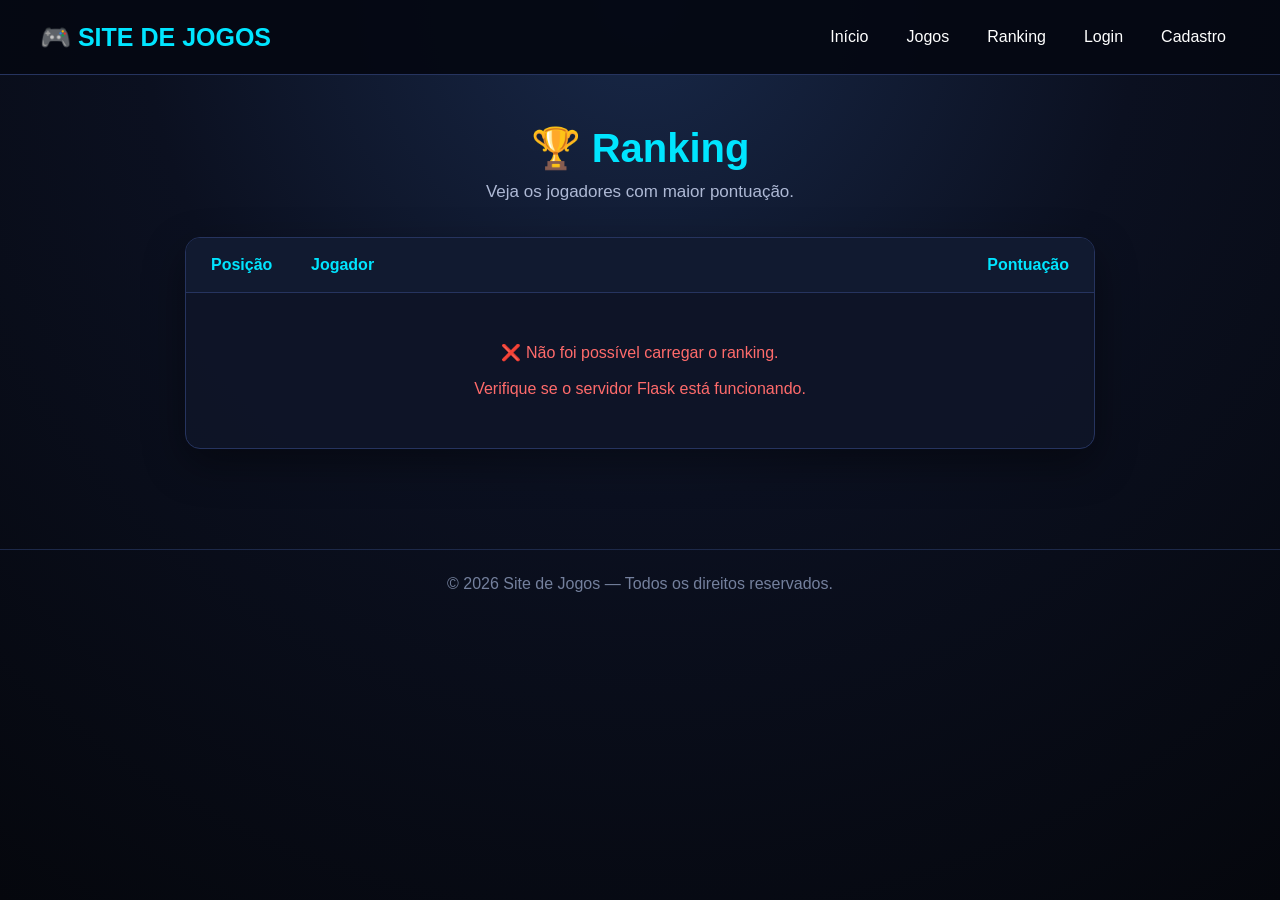
<file: frontend/ranking.html>
﻿<!DOCTYPE html>
<html lang="pt-BR">

<head>

    <meta charset="UTF-8">

    <meta
        name="viewport"
        content="width=device-width, initial-scale=1.0"
    >

    <title>Ranking - Site de Jogos</title>

    <style>

        * {
            box-sizing: border-box;
            margin: 0;
            padding: 0;
        }

        body {

            font-family:
                Arial,
                Helvetica,
                sans-serif;

            min-height: 100vh;

            color: white;

            background:
                radial-gradient(
                    circle at top,
                    #182848 0%,
                    #0b1020 45%,
                    #05070d 100%
                );

        }

        header {

            background:
                rgba(5, 8, 18, 0.95);

            border-bottom:
                1px solid #26345f;

            padding:
                18px 40px;

            position: sticky;

            top: 0;

            z-index: 100;

        }

        .navbar {

            max-width: 1200px;

            margin: auto;

            display: flex;

            align-items: center;

            justify-content: space-between;

            gap: 20px;

        }

        .logo {

            color: #00e5ff;

            font-size: 25px;

            font-weight: bold;

            text-decoration: none;

            white-space: nowrap;

        }

        nav {

            display: flex;

            flex-wrap: wrap;

            gap: 10px;

            justify-content: center;

        }

        nav a {

            color: white;

            text-decoration: none;

            padding: 10px 14px;

            border-radius: 8px;

            transition: 0.2s;

        }

        nav a:hover {

            background: #17213e;

            color: #00e5ff;

        }

        main {

            max-width: 950px;

            margin: auto;

            padding: 50px 20px;

        }

        .titulo {

            text-align: center;

            margin-bottom: 35px;

        }

        .titulo h1 {

            color: #00e5ff;

            font-size: 40px;

            margin-bottom: 10px;

        }

        .titulo p {

            color: #aeb9d5;

            font-size: 17px;

        }

        .ranking {

            background:
                rgba(14, 21, 40, 0.95);

            border:
                1px solid #26345f;

            border-radius: 15px;

            overflow: hidden;

            box-shadow:
                0 15px 40px
                rgba(0, 0, 0, 0.4);

        }

        .ranking-cabecalho {

            display: grid;

            grid-template-columns:
                100px 1fr 180px;

            padding: 18px 25px;

            background: #111a30;

            color: #00e5ff;

            font-weight: bold;

            border-bottom:
                1px solid #26345f;

        }

        .jogador {

            display: grid;

            grid-template-columns:
                100px 1fr 180px;

            align-items: center;

            padding: 20px 25px;

            border-bottom:
                1px solid #202d4d;

        }

        .jogador:last-child {

            border-bottom: none;

        }

        .posicao {

            font-size: 24px;

            font-weight: bold;

        }

        .nome {

            font-size: 18px;

            font-weight: bold;

        }

        .pontos {

            color: #00e5ff;

            font-size: 19px;

            font-weight: bold;

            text-align: right;

        }

        .primeiro {

            background:
                rgba(255, 215, 0, 0.08);

        }

        .segundo {

            background:
                rgba(192, 192, 192, 0.06);

        }

        .terceiro {

            background:
                rgba(205, 127, 50, 0.06);

        }

        .vazio {

            text-align: center;

            padding: 50px 20px;

            color: #9ba7c1;

        }

        .carregando {

            text-align: center;

            padding: 50px;

            color: #00e5ff;

        }

        .erro {

            text-align: center;

            padding: 50px;

            color: #ff6b6b;

        }

        footer {

            text-align: center;

            color: #74809d;

            border-top:
                1px solid #1d2949;

            margin-top: 50px;

            padding: 25px;

        }

        @media (max-width: 650px) {

            header {

                padding: 15px;

            }

            .navbar {

                flex-direction: column;

            }

            .ranking-cabecalho,
            .jogador {

                grid-template-columns:
                    65px 1fr 110px;

                padding:
                    15px;

            }

            .titulo h1 {

                font-size: 30px;

            }

            .pontos {

                font-size: 16px;

            }

        }

    </style>

</head>

<body>

<header>

    <div class="navbar">

        <a
            href="index.html"
            class="logo"
        >
            🎮 SITE DE JOGOS
        </a>

        <nav>

            <a href="index.html">
                Início
            </a>

            <a href="jogos.html">
                Jogos
            </a>

            <a href="ranking.html">
                Ranking
            </a>

            <a href="login.html">
                Login
            </a>

            <a href="cadastro.html">
                Cadastro
            </a>

        </nav>

    </div>

</header>


<main>

    <section class="titulo">

        <h1>
            🏆 Ranking
        </h1>

        <p>
            Veja os jogadores com maior pontuação.
        </p>

    </section>


    <section class="ranking">

        <div class="ranking-cabecalho">

            <span>
                Posição
            </span>

            <span>
                Jogador
            </span>

            <span style="text-align:right;">
                Pontuação
            </span>

        </div>

        <div
            id="rankingLista"
            class="carregando"
        >
            Carregando ranking...
        </div>

    </section>

</main>


<footer>

    © 2026 Site de Jogos —
    Todos os direitos reservados.

</footer>


<script src="js/auth.js"></script>

<script>

    const API_RANKING =
        "http://127.0.0.1:5000/api/ranking";


    function medalha(posicao) {

        if (posicao === 1) {
            return "🥇";
        }

        if (posicao === 2) {
            return "🥈";
        }

        if (posicao === 3) {
            return "🥉";
        }

        return posicao + "º";

    }


    async function carregarRanking() {

        const lista =
            document.getElementById(
                "rankingLista"
            );

        try {

            const resposta =
                await fetch(API_RANKING);

            if (!resposta.ok) {

                throw new Error(
                    "Erro ao carregar ranking."
                );

            }

            const jogadores =
                await resposta.json();


            if (
                !jogadores ||
                jogadores.length === 0
            ) {

                lista.className = "vazio";

                lista.innerHTML = `
                    🏆<br><br>
                    Ainda não existem jogadores
                    no ranking.
                `;

                return;

            }


            lista.className = "";

            lista.innerHTML = "";


            jogadores.forEach(
                (jogador, indice) => {

                    const posicao =
                        indice + 1;

                    let classe = "";

                    if (posicao === 1) {
                        classe = "primeiro";
                    }

                    if (posicao === 2) {
                        classe = "segundo";
                    }

                    if (posicao === 3) {
                        classe = "terceiro";
                    }


                    const linha =
                        document.createElement(
                            "div"
                        );

                    linha.className =
                        `jogador ${classe}`;


                    linha.innerHTML = `

                        <div class="posicao">
                            ${medalha(posicao)}
                        </div>

                        <div class="nome">
                            ${jogador.nome}
                        </div>

                        <div class="pontos">
                            ${Number(
                                jogador.pontuacao || 0
                            ).toLocaleString("pt-BR")}
                            pontos
                        </div>

                    `;


                    lista.appendChild(linha);

                }
            );


        } catch (erro) {

            console.error(erro);

            lista.className = "erro";

            lista.innerHTML = `
                ❌ Não foi possível
                carregar o ranking.
                <br><br>
                Verifique se o servidor
                Flask está funcionando.
            `;

        }

    }


    carregarRanking();

</script>

</body>

</html>
</file>
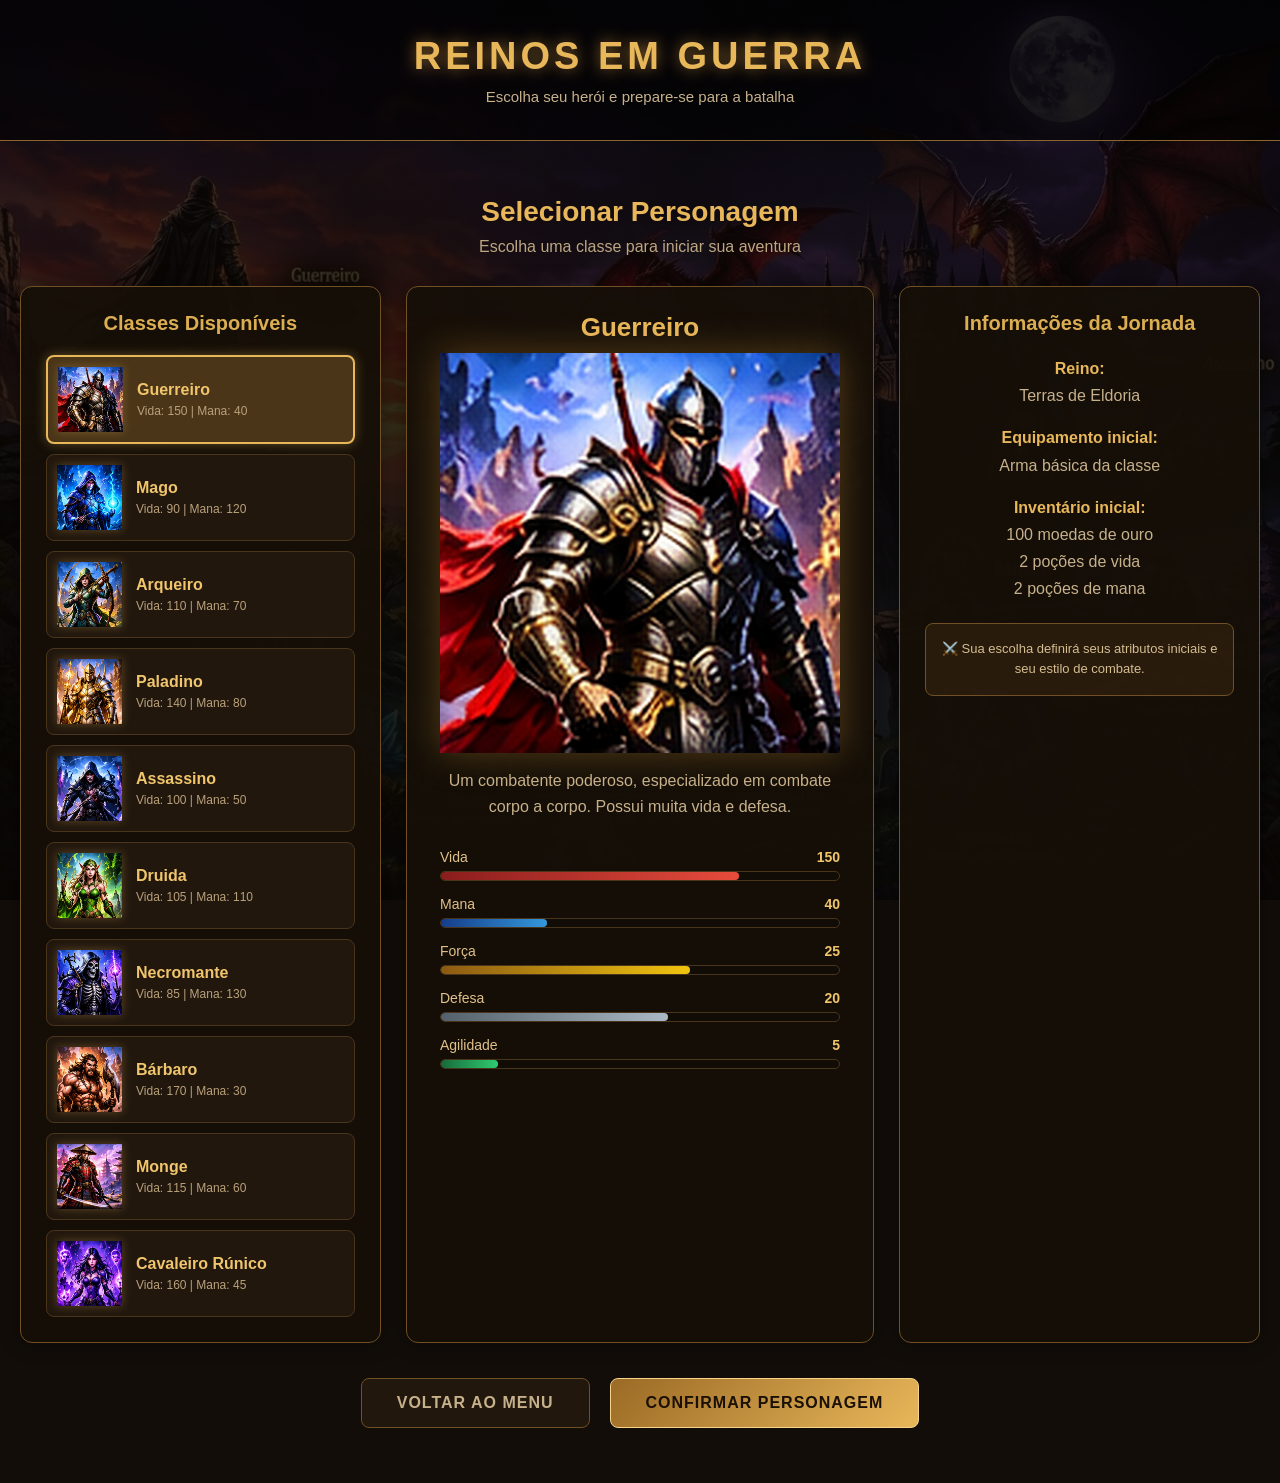
<file: frontend/selecionar-personagem.html>
<!DOCTYPE html>
<html lang="pt-BR">
<head>
    <meta charset="UTF-8">
    <meta name="viewport" content="width=device-width, initial-scale=1.0">

    <title>Selecionar Personagem | Reinos em Guerra</title>

    <style>
        * {
            margin: 0;
            padding: 0;
            box-sizing: border-box;
        }

        body {
            font-family: Arial, Helvetica, sans-serif;
            color: #f5e6c8;
            background: #120d09;
            min-height: 100vh;
        }

        /* FUNDO CORRIGIDO */

        .fundo {
            position: fixed;
            inset: 0;

            background:
                linear-gradient(
                    rgba(10, 7, 4, 0.75),
                    rgba(10, 7, 4, 0.92)
                ),
                url("img/banner-reinos.jpg");

            background-size: cover;
            background-position: center;
            background-repeat: no-repeat;

            z-index: -1;
        }

        /* CABEÇALHO */

        header {
            text-align: center;
            padding: 35px 20px;
            border-bottom: 1px solid #8b642e;
            background: rgba(0, 0, 0, 0.55);
        }

        header h1 {
            font-size: 38px;
            color: #e8b75a;
            text-transform: uppercase;
            letter-spacing: 4px;
            text-shadow: 0 0 15px #8b642e;
        }

        header p {
            margin-top: 10px;
            color: #c7b18b;
            font-size: 15px;
        }

        /* CONTEÚDO */

        .container {
            max-width: 1500px;
            margin: 35px auto;
            padding: 20px;
        }

        .titulo-selecao {
            text-align: center;
            margin-bottom: 30px;
        }

        .titulo-selecao h2 {
            font-size: 28px;
            color: #e8b75a;
            margin-bottom: 10px;
        }

        .titulo-selecao p {
            color: #bca783;
        }

        /* LAYOUT PRINCIPAL */

        .painel {
            display: grid;
            grid-template-columns: 1fr 1.3fr 1fr;
            gap: 25px;
            align-items: stretch;
        }

        .caixa {
            background: rgba(22, 15, 8, 0.94);
            border: 1px solid #705024;
            border-radius: 12px;
            padding: 25px;
            box-shadow: 0 0 20px rgba(0, 0, 0, 0.45);
        }

        .caixa h3 {
            color: #dcae52;
            margin-bottom: 20px;
            font-size: 20px;
            text-align: center;
        }

        /* LISTA DE CLASSES */

        .lista-classes {
            display: flex;
            flex-direction: column;
            gap: 10px;
        }

        .classe {
            display: flex;
            align-items: center;
            gap: 14px;
            padding: 10px;
            min-height: 85px;

            background: #21170d;
            border: 1px solid #49351c;
            border-radius: 8px;

            cursor: pointer;
            transition: 0.25s;
            color: #e5d2ad;
        }

        .classe:hover {
            background: #382712;
            border-color: #d6a348;
            transform: translateX(4px);
        }

        .classe.selecionada {
            background: #4a3518;
            border: 2px solid #e8b75a;
            box-shadow: 0 0 12px rgba(232, 183, 90, 0.35);
        }

        .imagem-classe {
            width: 65px;
            height: 65px;
            object-fit: contain;
            flex-shrink: 0;

            filter: drop-shadow(
                0 0 5px rgba(232, 183, 90, 0.3)
            );
        }

        .classe-info {
            display: flex;
            flex-direction: column;
            gap: 5px;
        }

        .classe strong {
            display: block;
            color: #f0c56c;
            font-size: 16px;
        }

        .classe span {
            font-size: 12px;
            color: #b9a17b;
        }

        /* PERSONAGEM CENTRAL */

        .visual-personagem {
            text-align: center;
            display: flex;
            flex-direction: column;
            align-items: center;
        }

        .visual-personagem h3 {
            font-size: 26px;
            color: #e8b75a;
            margin-bottom: 10px;
        }

        .imagem-personagem {
            width: 100%;
            max-width: 420px;
            height: 400px;

            object-fit: contain;

            filter: drop-shadow(
                0 0 18px rgba(207, 145, 50, 0.35)
            );

            transition: 0.3s;
        }

        .imagem-personagem:hover {
            transform: scale(1.04);
        }

        .descricao {
            max-width: 400px;
            line-height: 1.6;
            color: #c7b18b;
            margin: 15px 0;
            min-height: 48px;
        }

        /* ATRIBUTOS */

        .atributos {
            width: 100%;
            max-width: 400px;
            margin-top: 15px;
        }

        .atributo {
            margin-bottom: 15px;
            text-align: left;
        }

        .atributo-topo {
            display: flex;
            justify-content: space-between;
            margin-bottom: 6px;
            font-size: 14px;
        }

        .atributo-topo span:first-child {
            color: #e0c18a;
        }

        .atributo-topo span:last-child {
            color: #f0c56c;
            font-weight: bold;
        }

        .barra {
            height: 10px;
            background: #120c06;
            border: 1px solid #49351c;
            border-radius: 10px;
            overflow: hidden;
        }

        .barra-preenchimento {
            height: 100%;
            width: 0;
            border-radius: 10px;
            transition: width 0.4s ease;
        }

        .vida {
            background: linear-gradient(90deg, #8b1d1d, #e74c3c);
        }

        .mana {
            background: linear-gradient(90deg, #153d8b, #3498db);
        }

        .forca {
            background: linear-gradient(90deg, #8b5a13, #f1c40f);
        }

        .defesa {
            background: linear-gradient(90deg, #52616b, #aab7c4);
        }

        .agilidade {
            background: linear-gradient(90deg, #176b3a, #2ecc71);
        }

        /* INFORMAÇÕES */

        .informacoes {
            text-align: center;
        }

        .informacoes p {
            color: #c7b18b;
            line-height: 1.7;
            margin-bottom: 15px;
        }

        .informacoes strong {
            color: #e8b75a;
        }

        .aviso {
            background: rgba(80, 54, 20, 0.35);
            border: 1px solid #705024;
            border-radius: 8px;
            padding: 15px;
            margin-top: 20px;
            font-size: 13px;
            color: #d4bd91;
            line-height: 1.6;
        }

        /* BOTÕES */

        .acoes {
            display: flex;
            justify-content: center;
            gap: 20px;
            margin-top: 35px;
            flex-wrap: wrap;
        }

        button {
            padding: 15px 35px;
            font-size: 16px;
            font-weight: bold;
            text-transform: uppercase;
            letter-spacing: 1px;
            border-radius: 8px;
            cursor: pointer;
            transition: 0.25s;
        }

        .btn-voltar {
            background: #21170d;
            color: #c7b18b;
            border: 1px solid #705024;
        }

        .btn-voltar:hover {
            background: #382712;
            border-color: #d6a348;
        }

        .btn-jogar {
            background: linear-gradient(135deg, #9b6a25, #e8b75a);
            color: #1a1005;
            border: 1px solid #f5d58b;
        }

        .btn-jogar:hover {
            transform: translateY(-3px);
            box-shadow: 0 0 20px rgba(232, 183, 90, 0.4);
        }

        /* RESPONSIVIDADE */

        @media (max-width: 1100px) {

            .painel {
                grid-template-columns: 1fr 1fr;
            }

            .visual-personagem {
                grid-column: 1 / -1;
                grid-row: 1;
            }

        }

        @media (max-width: 650px) {

            header h1 {
                font-size: 25px;
                letter-spacing: 2px;
            }

            .titulo-selecao h2 {
                font-size: 23px;
            }

            .painel {
                grid-template-columns: 1fr;
            }

            .visual-personagem {
                grid-column: auto;
                grid-row: auto;
            }

            .imagem-personagem {
                height: 300px;
            }

            .imagem-classe {
                width: 55px;
                height: 55px;
            }

            .caixa {
                padding: 18px;
            }

            button {
                width: 100%;
            }

        }

    </style>
</head>

<body>

    <div class="fundo"></div>

    <header>
        <h1>Reinos em Guerra</h1>
        <p>Escolha seu herói e prepare-se para a batalha</p>
    </header>

    <main class="container">

        <div class="titulo-selecao">
            <h2>Selecionar Personagem</h2>
            <p>Escolha uma classe para iniciar sua aventura</p>
        </div>

        <div class="painel">

            <!-- LISTA DE CLASSES -->

            <section class="caixa">

                <h3>Classes Disponíveis</h3>

                <div
                    class="lista-classes"
                    id="listaClasses"
                ></div>

            </section>

            <!-- VISUAL DO PERSONAGEM -->

            <section class="caixa visual-personagem">

                <h3 id="nomePersonagem">Guerreiro</h3>

                <img
                    id="imagemPersonagem"
                    class="imagem-personagem"
                    src="img/classes/guerreiro.png"
                    alt="Guerreiro"
                >

                <p
                    class="descricao"
                    id="descricaoPersonagem"
                >
                    Um combatente poderoso, especializado em combate corpo a corpo.
                </p>

                <!-- ATRIBUTOS -->

                <div class="atributos">

                    <div class="atributo">

                        <div class="atributo-topo">
                            <span>Vida</span>
                            <span id="valorVida">150</span>
                        </div>

                        <div class="barra">
                            <div
                                id="barraVida"
                                class="barra-preenchimento vida"
                            ></div>
                        </div>

                    </div>

                    <div class="atributo">

                        <div class="atributo-topo">
                            <span>Mana</span>
                            <span id="valorMana">40</span>
                        </div>

                        <div class="barra">
                            <div
                                id="barraMana"
                                class="barra-preenchimento mana"
                            ></div>
                        </div>

                    </div>

                    <div class="atributo">

                        <div class="atributo-topo">
                            <span>Força</span>
                            <span id="valorForca">25</span>
                        </div>

                        <div class="barra">
                            <div
                                id="barraForca"
                                class="barra-preenchimento forca"
                            ></div>
                        </div>

                    </div>

                    <div class="atributo">

                        <div class="atributo-topo">
                            <span>Defesa</span>
                            <span id="valorDefesa">20</span>
                        </div>

                        <div class="barra">
                            <div
                                id="barraDefesa"
                                class="barra-preenchimento defesa"
                            ></div>
                        </div>

                    </div>

                    <div class="atributo">

                        <div class="atributo-topo">
                            <span>Agilidade</span>
                            <span id="valorAgilidade">5</span>
                        </div>

                        <div class="barra">
                            <div
                                id="barraAgilidade"
                                class="barra-preenchimento agilidade"
                            ></div>
                        </div>

                    </div>

                </div>

            </section>

            <!-- INFORMAÇÕES DA JORNADA -->

            <section class="caixa informacoes">

                <h3>Informações da Jornada</h3>

                <p>
                    <strong>Reino:</strong><br>
                    Terras de Eldoria
                </p>

                <p>
                    <strong>Equipamento inicial:</strong><br>
                    Arma básica da classe
                </p>

                <p>
                    <strong>Inventário inicial:</strong><br>
                    100 moedas de ouro<br>
                    2 poções de vida<br>
                    2 poções de mana
                </p>

                <div class="aviso">
                    ⚔️ Sua escolha definirá seus atributos iniciais e seu estilo de combate.
                </div>

            </section>

        </div>

        <!-- BOTÕES -->

        <div class="acoes">

            <button
                type="button"
                class="btn-voltar"
                onclick="voltarMenu()"
            >
                Voltar ao Menu
            </button>

            <button
                type="button"
                class="btn-jogar"
                id="btnJogar"
                onclick="iniciarJogo()"
            >
                Confirmar Personagem
            </button>

        </div>

    </main>

    <script>

        "use strict";

        // ============================================
        // CLASSES DOS PERSONAGENS
        // ============================================

        const classes = {

            guerreiro: {
                nome: "Guerreiro",
                imagem: "img/classes/guerreiro.png",
                descricao: "Um combatente poderoso, especializado em combate corpo a corpo. Possui muita vida e defesa.",
                vida: 150,
                mana: 40,
                forca: 25,
                defesa: 20,
                agilidade: 5
            },

            mago: {
                nome: "Mago",
                imagem: "img/classes/mago.png",
                descricao: "Um mestre das artes arcanas. Utiliza magias devastadoras e possui grande quantidade de mana.",
                vida: 90,
                mana: 120,
                forca: 30,
                defesa: 8,
                agilidade: 10
            },

            arqueiro: {
                nome: "Arqueiro",
                imagem: "img/classes/arqueiro.png",
                descricao: "Especialista em ataques à distância. Possui grande precisão e agilidade.",
                vida: 110,
                mana: 70,
                forca: 27,
                defesa: 12,
                agilidade: 15
            },

            paladino: {
                nome: "Paladino",
                imagem: "img/classes/paladino.png",
                descricao: "Um guerreiro sagrado que combina força física, resistência e poderes divinos.",
                vida: 140,
                mana: 80,
                forca: 22,
                defesa: 25,
                agilidade: 7
            },

            assassino: {
                nome: "Assassino",
                imagem: "img/classes/assassino.png",
                descricao: "Um combatente das sombras. Especialista em ataques rápidos, furtividade e golpes críticos.",
                vida: 100,
                mana: 50,
                forca: 28,
                defesa: 10,
                agilidade: 30
            },

            druida: {
                nome: "Druida",
                imagem: "img/classes/druida.png",
                descricao: "Protetor da natureza. Utiliza magia natural para curar aliados e controlar os elementos.",
                vida: 105,
                mana: 110,
                forca: 18,
                defesa: 15,
                agilidade: 12
            },

            necromante: {
                nome: "Necromante",
                imagem: "img/classes/necromante.png",
                descricao: "Um mago sombrio que domina os poderes da morte e invoca criaturas das trevas.",
                vida: 85,
                mana: 130,
                forca: 32,
                defesa: 7,
                agilidade: 9
            },

            barbaro: {
                nome: "Bárbaro",
                imagem: "img/classes/barbaro.png",
                descricao: "Um guerreiro selvagem com força extraordinária e resistência impressionante.",
                vida: 170,
                mana: 30,
                forca: 35,
                defesa: 18,
                agilidade: 8
            },

            monge: {
                nome: "Monge",
                imagem: "img/classes/monge.png",
                descricao: "Um mestre das artes marciais. Combina velocidade, disciplina e ataques precisos.",
                vida: 115,
                mana: 60,
                forca: 23,
                defesa: 14,
                agilidade: 25
            },

            cavaleiro: {
                nome: "Cavaleiro Rúnico",
                imagem: "img/classes/cavaleiro.png",
                descricao: "Um defensor equipado com armadura pesada e poderes rúnicos. Possui excelente defesa e resistência.",
                vida: 160,
                mana: 45,
                forca: 24,
                defesa: 30,
                agilidade: 4
            }

        };


        // ============================================
        // ELEMENTOS DA PÁGINA
        // ============================================

        const listaClasses = document.getElementById("listaClasses");

        const nomePersonagem = document.getElementById("nomePersonagem");

        const imagemPersonagem = document.getElementById("imagemPersonagem");

        const descricaoPersonagem = document.getElementById("descricaoPersonagem");

        let classeSelecionada = "guerreiro";


        // ============================================
        // ATUALIZAR BARRAS
        // ============================================

        function atualizarBarra(id, valor, maximo) {

            const barra = document.getElementById(id);

            if (!barra) {
                return;
            }

            const porcentagem = Math.min(
                100,
                Math.max(0, (valor / maximo) * 100)
            );

            barra.style.width = porcentagem + "%";

        }


        // ============================================
        // CARREGAR AS 10 CLASSES
        // ============================================

        function carregarClasses() {

            listaClasses.innerHTML = "";

            for (const chave in classes) {

                const personagem = classes[chave];

                const elemento = document.createElement("div");

                elemento.classList.add("classe");

                if (chave === classeSelecionada) {
                    elemento.classList.add("selecionada");
                }

                elemento.setAttribute("role", "button");
                elemento.setAttribute("tabindex", "0");
                elemento.setAttribute(
                    "aria-pressed",
                    chave === classeSelecionada ? "true" : "false"
                );

                elemento.innerHTML = `
                    <img
                        class="imagem-classe"
                        src="${personagem.imagem}"
                        alt="${personagem.nome}"
                        loading="lazy"
                    >

                    <div class="classe-info">

                        <strong>${personagem.nome}</strong>

                        <span>
                            Vida: ${personagem.vida} |
                            Mana: ${personagem.mana}
                        </span>

                    </div>
                `;

                elemento.onclick = function() {

                    selecionarClasse(chave);

                };

                elemento.onkeydown = function(evento) {

                    if (
                        evento.key === "Enter" ||
                        evento.key === " "
                    ) {

                        evento.preventDefault();

                        selecionarClasse(chave);

                    }

                };

                listaClasses.appendChild(elemento);

            }

        }


        // ============================================
        // SELECIONAR PERSONAGEM
        // ============================================

        function selecionarClasse(chave) {

            if (!classes[chave]) {

                console.error("Classe não encontrada:", chave);

                return;

            }

            classeSelecionada = chave;

            const personagem = classes[chave];

            // Nome e imagem

            nomePersonagem.textContent = personagem.nome;

            imagemPersonagem.src = personagem.imagem;

            imagemPersonagem.alt = personagem.nome;

            descricaoPersonagem.textContent = personagem.descricao;

            // Valores dos atributos

            document.getElementById("valorVida").textContent =
                personagem.vida;

            document.getElementById("valorMana").textContent =
                personagem.mana;

            document.getElementById("valorForca").textContent =
                personagem.forca;

            document.getElementById("valorDefesa").textContent =
                personagem.defesa;

            document.getElementById("valorAgilidade").textContent =
                personagem.agilidade;

            // Barras de atributos

            atualizarBarra(
                "barraVida",
                personagem.vida,
                200
            );

            atualizarBarra(
                "barraMana",
                personagem.mana,
                150
            );

            atualizarBarra(
                "barraForca",
                personagem.forca,
                40
            );

            atualizarBarra(
                "barraDefesa",
                personagem.defesa,
                35
            );

            atualizarBarra(
                "barraAgilidade",
                personagem.agilidade,
                35
            );

            // Atualizar destaque da seleção

            carregarClasses();

        }


        // ============================================
        // CONFIRMAR PERSONAGEM E INICIAR JOGO
        // ============================================

        function iniciarJogo() {

            const personagem = classes[classeSelecionada];

            if (!personagem) {

                alert("Selecione uma classe antes de continuar.");

                return;

            }

            const dadosPersonagem = {

                nome: personagem.nome,

                classe: classeSelecionada,

                imagem: personagem.imagem,

                vida: personagem.vida,

                vidaMaxima: personagem.vida,

                mana: personagem.mana,

                manaMaxima: personagem.mana,

                forca: personagem.forca,

                defesa: personagem.defesa,

                agilidade: personagem.agilidade,

                nivel: 1,

                experiencia: 0,

                ouro: 100,

                inventario: [

                    {
                        nome: "Poção de Vida",
                        quantidade: 2
                    },

                    {
                        nome: "Poção de Mana",
                        quantidade: 2
                    }

                ]

            };

            try {

                localStorage.setItem(
                    "rpg_personagem",
                    JSON.stringify(dadosPersonagem)
                );

                window.location.href = "jogo.html";

            } catch (erro) {

                console.error(
                    "Erro ao salvar personagem:",
                    erro
                );

                alert(
                    "Não foi possível salvar o personagem. Verifique o armazenamento do navegador."
                );

            }

        }


        // ============================================
        // VOLTAR AO MENU
        // ============================================

        function voltarMenu() {

            window.location.href = "index.html";

        }


        // ============================================
        // INICIALIZAÇÃO
        // ============================================

        carregarClasses();

        selecionarClasse("guerreiro");

    </script>

</body>
</html>
</file>
<file: frontend/css/style.css>
﻿
/* ========================================
   CONFIGURAÇÕES GERAIS
======================================== */

* {
    margin: 0;
    padding: 0;
    box-sizing: border-box;
}

body {
    font-family: Arial, Helvetica, sans-serif;
    background: #0b1020;
    color: #ffffff;
    min-height: 100vh;
}

/* ========================================
   CABEÇALHO E MENU
======================================== */

.cabecalho {
    width: 100%;
    padding: 20px 60px;
    background: #11182d;
    border-bottom: 1px solid #273252;
    display: flex;
    align-items: center;
    justify-content: space-between;
}

.logo {
    font-size: 24px;
    font-weight: bold;
    color: #00d9ff;
}

.menu {
    display: flex;
    align-items: center;
    gap: 25px;
}

.menu a {
    color: #ffffff;
    text-decoration: none;
    font-weight: bold;
    transition: 0.3s;
}

.menu a:hover {
    color: #00d9ff;
}

/* ========================================
   ÁREA DO VISITANTE E USUÁRIO LOGADO
======================================== */

#areaUsuario {
    display: none;
    align-items: center;
    gap: 12px;
    color: #ffffff;
    font-weight: bold;
}

#areaVisitante {
    display: inline-flex;
    align-items: center;
    gap: 12px;
}

/* BOTÃO SAIR */

.botao-sair {
    padding: 9px 15px;
    border: none;
    border-radius: 8px;
    background: #dc3545;
    color: white;
    font-weight: bold;
    cursor: pointer;
    transition: 0.2s;
}

.botao-sair:hover {
    background: #a71d2a;
    transform: translateY(-2px);
}

/* ========================================
   BANNER PRINCIPAL
======================================== */

.hero {
    min-height: 430px;
    display: flex;
    flex-direction: column;
    justify-content: center;
    align-items: center;
    text-align: center;
    padding: 40px 20px;
    background: linear-gradient(135deg, #111a38, #172554);
}

.hero h1 {
    font-size: 52px;
    margin-bottom: 20px;
}

.hero p {
    font-size: 20px;
    color: #cbd5e1;
    margin-bottom: 30px;
}

/* ========================================
   BOTÕES
======================================== */

.botao {
    display: inline-block;
    padding: 15px 30px;
    background: #00d9ff;
    color: #07101f;
    text-decoration: none;
    border-radius: 10px;
    font-size: 18px;
    font-weight: bold;
    transition: 0.3s;
}

.botao:hover {
    transform: scale(1.05);
    background: #ffffff;
}

/* ========================================
   SEÇÃO DE JOGOS
======================================== */

.jogos-section {
    max-width: 1200px;
    margin: 0 auto;
    padding: 60px 20px;
}

.jogos-section h2 {
    font-size: 32px;
    margin-bottom: 30px;
}

.lista-jogos {
    display: grid;
    grid-template-columns: repeat(auto-fit, minmax(260px, 1fr));
    gap: 25px;
}

/* ========================================
   CARTÕES DOS JOGOS
======================================== */

.card-jogo {
    background: #151e35;
    border: 1px solid #293653;
    border-radius: 15px;
    padding: 25px;
    transition: 0.3s;
}

.card-jogo:hover {
    transform: translateY(-6px);
    border-color: #00d9ff;
}

.card-jogo h3 {
    font-size: 23px;
    margin-bottom: 12px;
}

.card-jogo p {
    color: #cbd5e1;
    line-height: 1.6;
    margin-bottom: 15px;
}

.categoria {
    display: inline-block;
    padding: 6px 12px;
    background: #24304f;
    color: #00d9ff;
    border-radius: 20px;
    font-size: 13px;
    font-weight: bold;
}

/* ========================================
   RODAPÉ
======================================== */

footer {
    text-align: center;
    padding: 25px;
    background: #11182d;
    border-top: 1px solid #273252;
    color: #94a3b8;
}

/* ========================================
   RESPONSIVIDADE PARA CELULARES
======================================== */

@media (max-width: 768px) {

    .cabecalho {
        padding: 20px;
        flex-direction: column;
        gap: 20px;
    }

    .menu {
        flex-wrap: wrap;
        justify-content: center;
        gap: 15px;
    }

    #areaUsuario,
    #areaVisitante {
        flex-wrap: wrap;
        justify-content: center;
    }

    .hero h1 {
        font-size: 36px;
    }

    .hero p {
        font-size: 17px;
    }

    .jogos-section h2 {
        font-size: 26px;
    }
}
</file>
